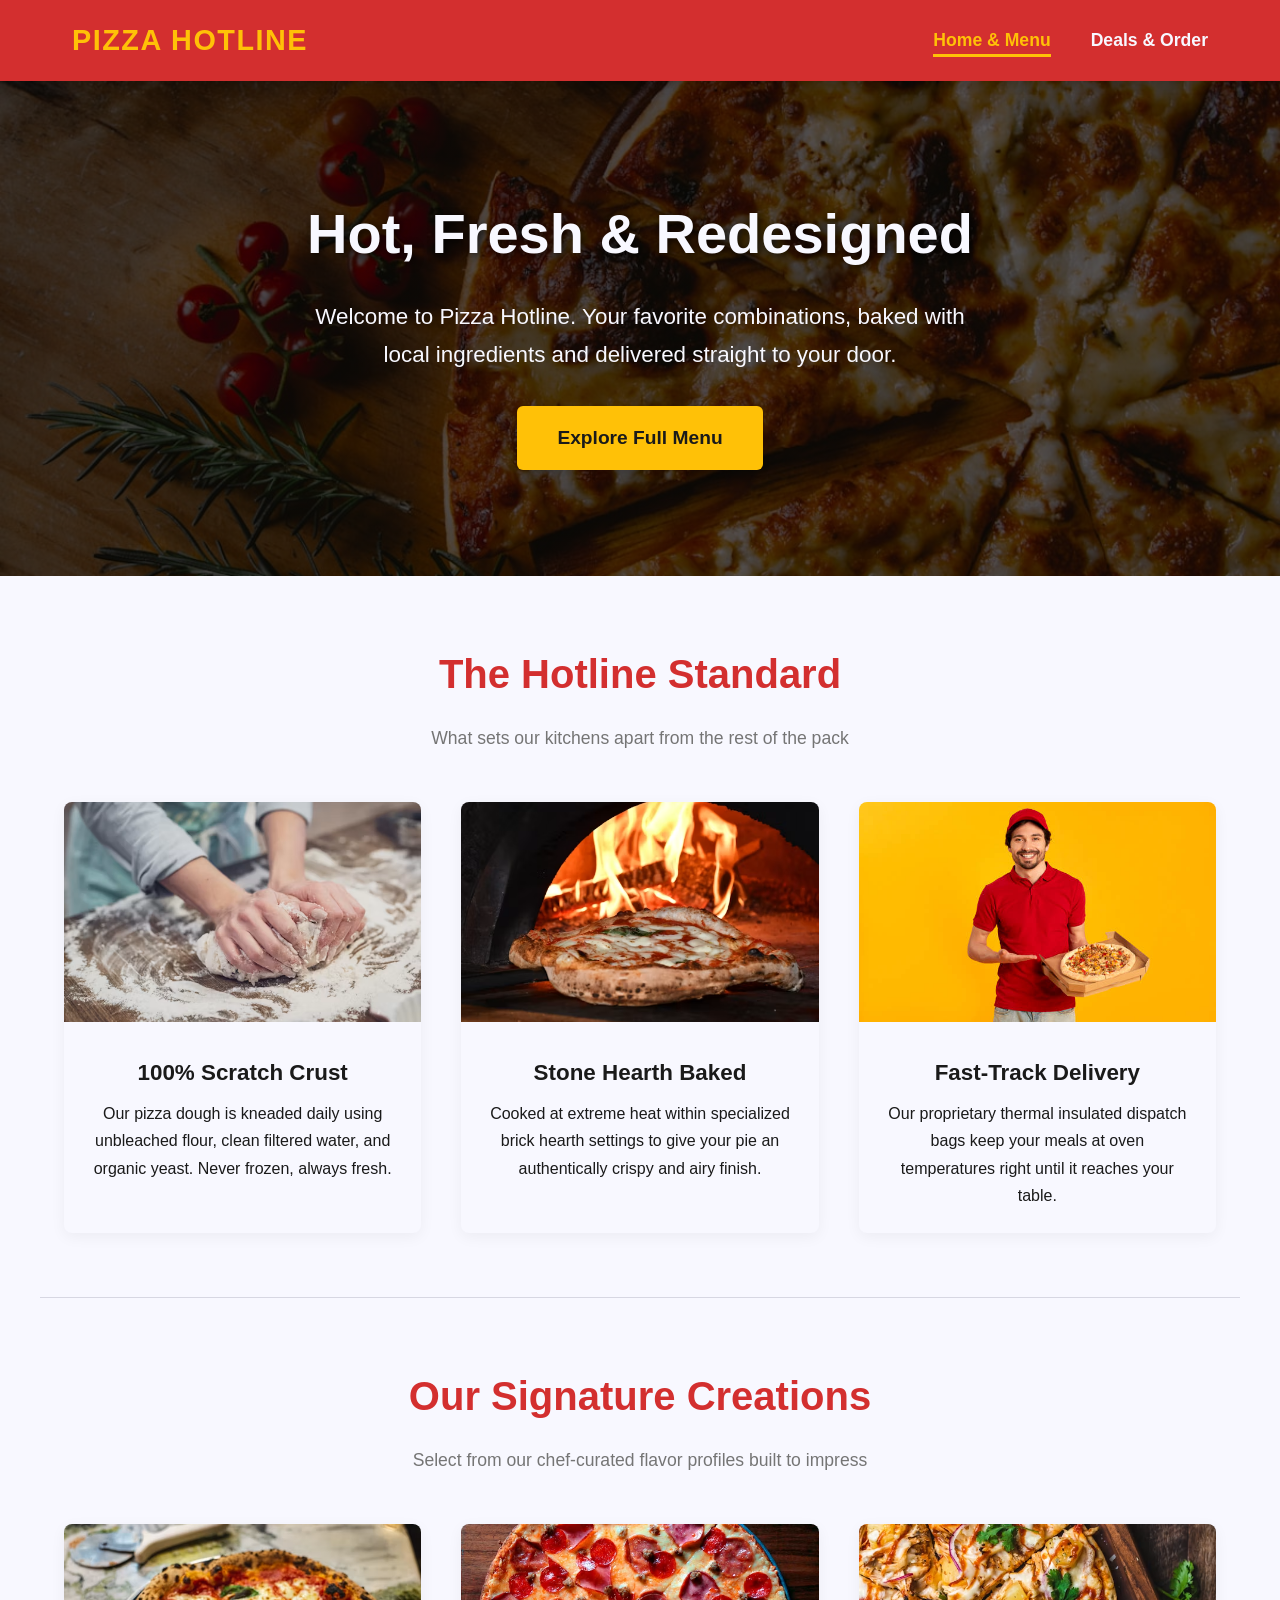
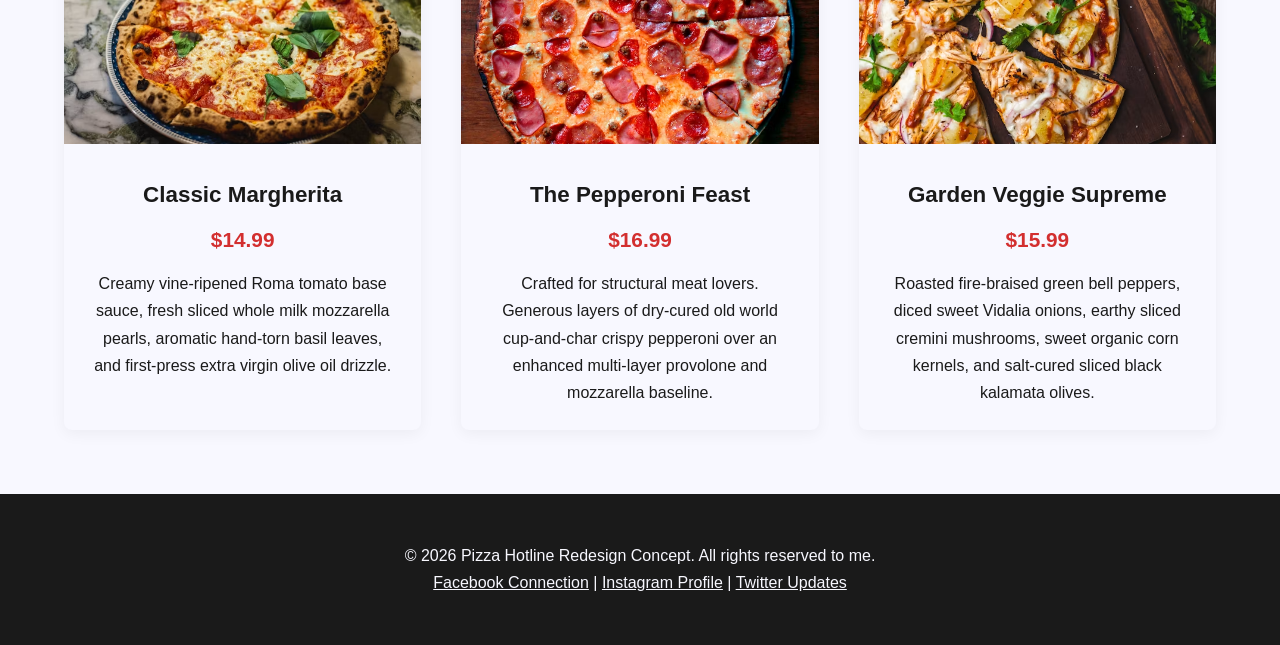
<file: index.html>
<!doctype html>
<html lang="en">
  <head>
    <meta charset="UTF-8" />
    <meta name="viewport" content="width=device-width, initial-scale=1.0" />
    <title>Pizza Hotline | Home & Menu</title>
    <link rel="stylesheet" href="styles.css" />
  </head>
  <body>
    <header class="main-header">
      <nav class="nav-container">
        <div class="logo">
          <a href="index.html">Pizza Hotline</a>
        </div>
        <ul class="nav-links">
          <li><a href="index.html" class="active">Home & Menu</a></li>
          <li><a href="order.html">Deals & Order</a></li>
        </ul>
      </nav>
    </header>

    <section class="hero">
      <h1>Hot, Fresh & Redesigned</h1>
      <p>
        Welcome to Pizza Hotline. Your favorite combinations, baked with local
        ingredients and delivered straight to your door.
      </p>
      <a href="#menu" class="cta-btn">Explore Full Menu</a>
    </section>

    <section class="container">
      <h2 class="section-title">The Hotline Standard</h2>
      <p class="section-subtitle">
        What sets our kitchens apart from the rest of the pack
      </p>

      <div class="grid-layout">
        <div class="card">
          <img
            src="images/chefmakingdough.avif"
            alt="Kitchen chef preparing fresh dough manually"
          />
          <div class="card-body">
            <h3>100% Scratch Crust</h3>
            <p>
              Our pizza dough is kneaded daily using unbleached flour, clean
              filtered water, and organic yeast. Never frozen, always fresh.
            </p>
          </div>
        </div>

        <div class="card">
          <img
            src="images/stonebrickoven.avif"
            alt="Stone brick oven operating at maximum heat"
          />
          <div class="card-body">
            <h3>Stone Hearth Baked</h3>
            <p>
              Cooked at extreme heat within specialized brick hearth settings to
              give your pie an authentically crispy and airy finish.
            </p>
          </div>
        </div>

        <div class="card">
          <img
            src="images/pizzadelieveryguy.jpg"
            alt="Professional delivery driver at door with pizza"
          />
          <div class="card-body">
            <h3>Fast-Track Delivery</h3>
            <p>
              Our proprietary thermal insulated dispatch bags keep your meals at
              oven temperatures right until it reaches your table.
            </p>
          </div>
        </div>
      </div>
    </section>

    <hr
      style="
        border: 0;
        border-top: 1px solid rgb(215, 215, 226);
        max-width: 1200px;
        margin: 0 auto;
      "
    />

    <main class="container" id="menu">
      <h2 class="section-title">Our Signature Creations</h2>
      <p class="section-subtitle">
        Select from our chef-curated flavor profiles built to impress
      </p>

      <div class="grid-layout">
        <div class="card">
          <img
            src="images/somepizza.avif"
            alt="Freshly baked Margherita pizza close up view"
          />
          <div class="card-body">
            <h3>Classic Margherita</h3>
            <div class="price-tag">$14.99</div>
            <p>
              Creamy vine-ripened Roma tomato base sauce, fresh sliced whole
              milk mozzarella pearls, aromatic hand-torn basil leaves, and
              first-press extra virgin olive oil drizzle.
            </p>
          </div>
        </div>

        <div class="card">
          <img
            src="images/peporonizpizza.avif"
            alt="Delicious double pepperoni pizza slice view"
          />
          <div class="card-body">
            <h3>The Pepperoni Feast</h3>
            <div class="price-tag">$16.99</div>
            <p>
              Crafted for structural meat lovers. Generous layers of dry-cured
              old world cup-and-char crispy pepperoni over an enhanced
              multi-layer provolone and mozzarella baseline.
            </p>
          </div>
        </div>

        <div class="card">
          <img
            src="images/veggiepizza.avif"
            alt="Thick supreme loaded vegetarian pizza pie profile"
          />
          <div class="card-body">
            <h3>Garden Veggie Supreme</h3>
            <div class="price-tag">$15.99</div>
            <p>
              Roasted fire-braised green bell peppers, diced sweet Vidalia
              onions, earthy sliced cremini mushrooms, sweet organic corn
              kernels, and salt-cured sliced black kalamata olives.
            </p>
          </div>
        </div>
      </div>
    </main>

    <footer class="main-footer">
      <div class="footer-content">
        <p>
          &copy; 2026 Pizza Hotline Redesign Concept. All rights reserved to me.
        </p>
        <div class="social-links">
          <a href="https://facebook.com" target="_blank">Facebook Connection</a>
          |
          <a href="https://instagram.com" target="_blank">Instagram Profile</a>
          |
          <a href="https://twitter.com" target="_blank">Twitter Updates</a>
        </div>
      </div>
    </footer>
  </body>
</html>
</file>
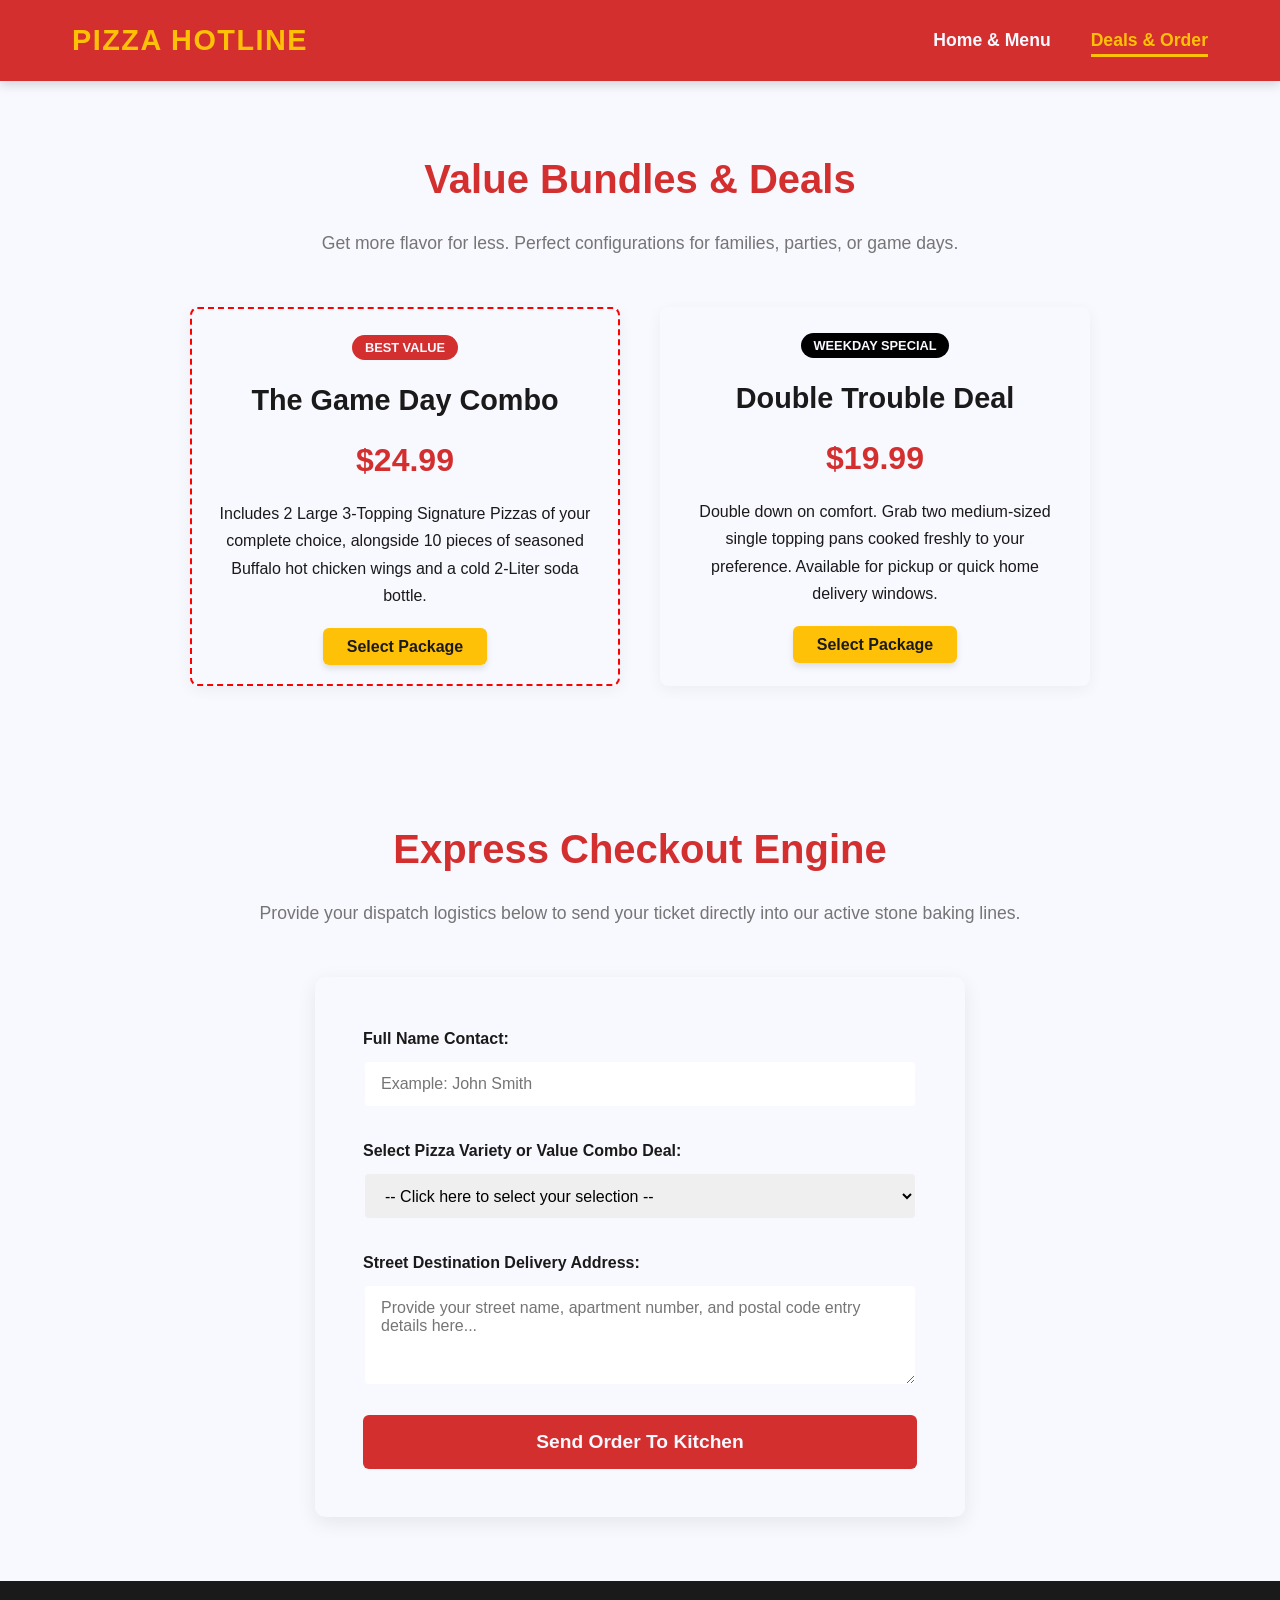
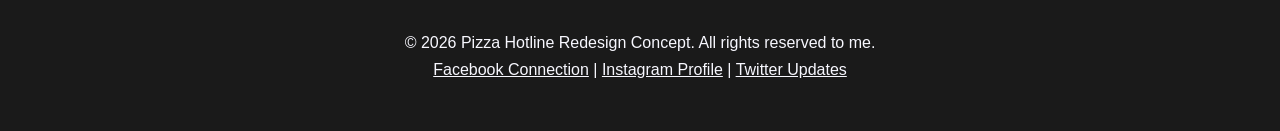
<file: order.html>
<!doctype html>
<html lang="en">
  <head>
    <meta charset="UTF-8" />
    <meta name="viewport" content="width=device-width, initial-scale=1.0" />
    <title>Pizza Hotline| Special Deals and Ordering</title>
    <link rel="stylesheet" href="styles.css" />
  </head>
  <body>
    <header class="main-header">
      <nav class="nav-container">
        <div class="logo">
          <a href="index.html">Pizza Hotline</a>
        </div>
        <ul class="nav-links">
          <li><a href="index.html">Home & Menu</a></li>
          <li><a href="order.html" class="active">Deals & Order</a></li>
        </ul>
      </nav>
    </header>

    <section class="container">
      <h1 class="section-title">Value Bundles & Deals</h1>
      <p class="section-subtitle">
        Get more flavor for less. Perfect configurations for families, parties,
        or game days.
      </p>

      <div class="grid-layout" style="max-width: 900px; margin: 0 auto">
        <div
          class="card"
          style="border: 2px dashed red; background-color: ghostwhite"
        >
          <div class="card-body">
            <span
              style="
                background-color: #d32f2f;
                color: ghostwhite;
                padding: 0.3rem 0.8rem;
                font-weight: 700;
                border-radius: 20px;
                font-size: 0.8rem;
              "
              >BEST VALUE</span
            >
            <h3 style="margin-top: 1rem; font-size: 1.8rem">
              The Game Day Combo
            </h3>
            <div class="price-tag" style="font-size: 2rem">$24.99</div>
            <p style="margin-bottom: 1.5rem">
              Includes 2 Large 3-Topping Signature Pizzas of your complete
              choice, alongside 10 pieces of seasoned Buffalo hot chicken wings
              and a cold 2-Liter soda bottle.
            </p>
            <a
              href="#order-form-target"
              class="cta-btn"
              style="padding: 0.6rem 1.5rem; font-size: 1rem"
              >Select Package</a
            >
          </div>
        </div>

        <div class="card" style="border: 2px dashed var(--primary-red)">
          <div class="card-body">
            <span
              style="
                background-color: black;
                color: ghostwhite;
                padding: 0.3rem 0.8rem;
                font-weight: 700;
                border-radius: 20px;
                font-size: 0.8rem;
              "
              >WEEKDAY SPECIAL</span
            >
            <h3 style="margin-top: 1rem; font-size: 1.8rem">
              Double Trouble Deal
            </h3>
            <div class="price-tag" style="font-size: 2rem">$19.99</div>
            <p style="margin-bottom: 1.5rem">
              Double down on comfort. Grab two medium-sized single topping pans
              cooked freshly to your preference. Available for pickup or quick
              home delivery windows.
            </p>
            <a
              href="#order-form-target"
              class="cta-btn"
              style="padding: 0.6rem 1.5rem; font-size: 1rem"
              >Select Package</a
            >
          </div>
        </div>
      </div>
    </section>

    <hr
      style="
        border: 0;
        border-top: 1px solid ghostwhite;
        max-width: 1200px;
        margin: 0 auto;
      "
    />

    <main class="container" id="order-form-target">
      <h2 class="section-title">Express Checkout Engine</h2>
      <p class="section-subtitle">
        Provide your dispatch logistics below to send your ticket directly into
        our active stone baking lines.
      </p>

      <div class="order-form-container">
        <form method="get">
          <div class="form-group">
            <label for="cust-name">Full Name Contact:</label>
            <input
              type="text"
              id="cust-name"
              name="cust-name"
              required
              placeholder="Example: John Smith"
            />
          </div>

          <div class="form-group">
            <label for="order-selection"
              >Select Pizza Variety or Value Combo Deal:</label
            >
            <select id="order-selection" name="order-selection" required>
              <option value="">
                -- Click here to select your selection --
              </option>
              <option value="margherita">
                Classic Margherita Pie ($14.99)
              </option>
              <option value="pepperoni">The Pepperoni Feast ($16.99)</option>
              <option value="veggie">Garden Veggie Supreme ($15.99)</option>
              <option value="gameday">
                The Game Day Combo Package ($24.99)
              </option>
              <option value="double">
                Double Trouble Deal Package ($19.99)
              </option>
            </select>
          </div>

          <div class="form-group">
            <label for="delivery-addr"
              >Street Destination Delivery Address:</label
            >
            <textarea
              id="delivery-addr"
              name="delivery-addr"
              rows="4"
              required
              placeholder="Provide your street name, apartment number, and postal code entry details here..."
            ></textarea>
          </div>

          <button type="submit" class="submit-btn">
            Send Order To Kitchen
          </button>
        </form>
      </div>
    </main>

    <footer class="main-footer">
      <div class="footer-content">
        <p>
          &copy; 2026 Pizza Hotline Redesign Concept. All rights reserved to me.
        </p>
        <div class="social-links">
          <a href="https://facebook.com" target="_blank">Facebook Connection</a>
          |
          <a href="https://instagram.com" target="_blank">Instagram Profile</a>
          |
          <a href="https://twitter.com" target="_blank">Twitter Updates</a>
        </div>
      </div>
    </footer>
  </body>
</html>
</file>
<file: styles.css>
/*
  Note for Mr. Hardman you see how it says hero for the heading image area thingy
  I did not know what else to call it so I asked generative ai for help and 
  it told me to call it that instead of something like main-image-header and 
  I couldnt think of anything else so I went with it. Also others Like cta-btn 
  taht was also ai since I did not knwo what to call it because i thought main-menu 
  wasnt descreptive enough if I went on to maek another website which actually has 
  there whole menu. Also I saw on tiktok that you should put your CSS in a way which 
  make it liek your HTML code so from header to nav to main to etc etc so that wht I 
  tried to do could you let me know if I di dit right or made soenm mistakes in the 
  feedback.
*/

/* Targets all elements */
* {
  box-sizing: border-box; /* Includes pading in element size */
  margin: 0; /* Removes default margins */
  padding: 0; /* Removes default padding */
}

/* Controls page scrolling */
html {
  scroll-behavior: smooth; /* Smooth section scrolling */
}

/* Main page styles */
body {
  font-family:
    "Segoe UI", Tahoma, Geneva, Verdana, sans-serif; /* Sets page font */
  background: ghostwhite; /* Light background color */
  color: #1a1a1a; /* Default text color (acording to ai) */
  line-height: 1.7; /* Increases line spacing */
  font-size: 16px; /* Default text size */
}

/* Header section */
.main-header {
  background: #d32f2f; /* Red header background */
  position: sticky; /* Stays top while scrolling */
  top: 0; /* Sticks at top */
  z-index: 1000; /* Appears above content */
  box-shadow: 0 4px 10px rgba(0, 0, 0, 0.15); /* Adds shadow */
}

/* Navigation container */
.nav-container {
  display: flex; /* Horizontal layout */
  justify-content: space-between; /* Space beteen items */
  align-items: center; /* Vertical centering */
  max-width: 1200px; /* Maximum container width */
  margin: auto; /* Centers container */
  padding: 1rem 2rem; /* Adds spacing */
}

/* Logo link */
.logo a {
  color: #ffc107; /* Yellow text */
  font-size: 1.8rem; /* Large logo */
  font-weight: 800; /* Extra bold */
  text-decoration: none; /* Removes underline */
  text-transform: uppercase; /* Makes uppercase */
  letter-spacing: 1.5px; /* Adds letter spacing */
}

/* Navigation links list */
.nav-links {
  display: flex; /* Horizontal links */
  list-style: none; /* Removes bullets */
  gap: 2.5rem; /* Space between links */
}

/* Individual navigation links */
.nav-links a {
  color: ghostwhite; /* White text */
  text-decoration: none; /* Removes underline */
  font-weight: 600; /* Semi ish bold */
  font-size: 1.1rem; /* Larger text */
  padding-bottom: 0.3rem; /* Bottom spacing */
  border-bottom: 3px solid transparent; /* Hiden border */
  transition: 0.3s ease; /* Smooth hover */
}

/* Link hover effects */
.nav-links a:hover,
.nav-links a.active {
  color: #ffc107; /* Yellow on hover */
  border-bottom: 3px solid #ffc107; /* Shows underline */
}

/* Hero section */
.hero {
  background:
    linear-gradient(rgba(0, 0, 0, 0.65), rgba(0, 0, 0, 0.65)),
    /* Dark overlay over image */ url("images/someimg.jpeg") center/cover
      no-repeat; /* Background image and not repeated */
  height: 55vh; /* 55% of screen height */
  display: flex; /* Flex layout */
  flex-direction: column; /* Vertical layout */
  justify-content: center; /* Center verticcally */
  align-items: center; /* Center horizonntally */
  text-align: center; /* Center text */
  color: ghostwhite; /* White text */
  padding: 0 1.5rem; /* Side spacing */
}

/* Hero heading */
.hero h1 {
  font-size: 3.5rem; /* Large heading */
  font-weight: 900; /* Extra bold */
  margin-bottom: 1rem; /* Bottom spaccing */
  text-shadow: 2px 2px 8px rgba(0, 0, 0, 0.8); /* Text shadow */
}

/* Hero paragraph */
.hero p {
  font-size: 1.4rem; /* Larger text */
  margin-bottom: 2rem; /* Bottom spacing */
  max-width: 700px; /* Limits width */
}

/* Main button */
.cta-btn {
  background: #ffc107; /* Yellow background */
  color: #1a1a1a; /* Dark text */
  padding: 1rem 2.5rem; /* Button spacing */
  font-size: 1.2rem; /* Larger text */
  font-weight: 700; /* Bold text */
  text-decoration: none; /* Removes underline */
  border-radius: 6px; /* Rounded corners */
  box-shadow: 0 4px 6px rgba(0, 0, 0, 0.1); /* Button shadow */
  transition: 0.2s ease; /* Smooth hover */
}

/* Button hover */
.cta-btn:hover {
  transform: scale(1.08); /* Slight enlargement */
  background: #ffd54f; /* Lighter yellow */
}

/* Content container */
.container {
  max-width: 1200px; /* Limit width */
  margin: auto; /* Centers content */
  padding: 4rem 1.5rem; /* Adds spacing */
}

/* Section heading */
.section-title {
  font-size: 2.5rem; /* Large title */
  text-align: center; /* Centers title */
  color: #d32f2f; /* Red text */
  margin-bottom: 1rem; /* Bottom spacin */
}

/* Section subtitle */
.section-subtitle {
  text-align: center; /* Centers text */
  color: #757575; /* Gray text */
  margin-bottom: 3rem; /* Bottom spacing */
  font-size: 1.1rem; /* Larger text */
}

/* Grid layout */
.grid-layout {
  display: grid; /* Grid system */
  grid-template-columns: repeat(
    auto-fit,
    minmax(300px, 1fr)
  ); /* Responsive columns */
  gap: 2.5rem; /* Space between cards */
}

/* Cards */
.card {
  background: ghostwhite; /* White caerd */
  border-radius: 8px; /* Rounded edges */
  overflow: hidden; /* Hides overflow */
  box-shadow: 0 4px 15px rgba(0, 0, 0, 0.05); /* Shadow effect */
  text-align: center; /* Centers content */
  transition: transform 0.3s ease; /* Smooth movement */
}

/* Card hover */
.card:hover {
  transform: translateY(-5px); /* Moves upward */
}

/* Card images */
.card img {
  width: 100%; /* Full width */
  height: 220px; /* Fixed height */
  object-fit: cover; /* Prevents stretching */
}

/* Card content */
.card-body {
  padding: 1.5rem; /* Inner spacing */
}

/* Card heading */
.card-body h3 {
  font-size: 1.4rem; /* Larger title */
  color: #1a1a1a; /* Dark text */
  margin-bottom: 0.5rem; /* Bottom spacing */
}

/* Price text */
.price-tag {
  font-size: 1.3rem; /* Larger price */
  color: #d32f2f; /* Red color */
  font-weight: 700; /* Bold text */
  margin-bottom: 0.8rem; /* Bottom spacing */
}

/* Form container */
.order-form-container {
  background: ghostwhite; /* White background */
  padding: 3rem; /* Inner spacing */
  border-radius: 10px; /* Rounded edges */
  max-width: 650px; /* Limits width */
  margin: auto; /* Centers form */
  box-shadow: 0 6px 20px rgba(0, 0, 0, 0.08); /* Adds shadow */
}

/* Form groups */
.form-group {
  margin-bottom: 1.8rem; /* Bottom spacing */
  display: flex; /* Flex layout */
  flex-direction: column; /* Vertical layout */
}

/* Labels */
.form-group label {
  font-weight: 600; /* Semi bold */
  margin-bottom: 0.5rem; /* Space below */
}

/* Inputs */
.form-group input,
.form-group select,
.form-group textarea {
  padding: 0.8rem 1rem; /* Inner spacing */
  border: 2px solid ghostwhite; /* Border color */
  border-radius: 6px; /* Rounded corners */
  font-family: inherit; /* Uses body font */
  font-size: 1rem; /* Text size */
  transition: border-color 0.3s ease; /* Smooth border */
}

/* Focus state */
.form-group input:focus,
.form-group select:focus,
.form-group textarea:focus {
  outline: none; /* Removes outline */
  border-color: #d32f2f; /* Red border */
}

/* Submit button */
.submit-btn {
  background: #d32f2f; /* Red button */
  color: ghostwhite; /* White text */
  border: none; /* Removes border */
  padding: 1rem; /* Button spacing */
  font-size: 1.2rem; /* Larger text */
  font-weight: 700; /* Bold text */
  width: 100%; /* Full width */
  border-radius: 6px; /* Rounded corners */
  cursor: pointer; /* Pointer cursor */
}

/* Footer */
.main-footer {
  background: #1a1a1a; /* Dark background */
  color: ghostwhite; /* White text */
  text-align: center; /* Centers content */
  padding: 3rem 1.5rem; /* Adds spacing */
}

/* Changes clicked link color */
.social-links a:visited {
  color: ghostwhite; /* Keeps visited links white */
}

/* Sets default text color */
.social-links a {
  color: ghostwhite; /* White text for links */
}
</file>
